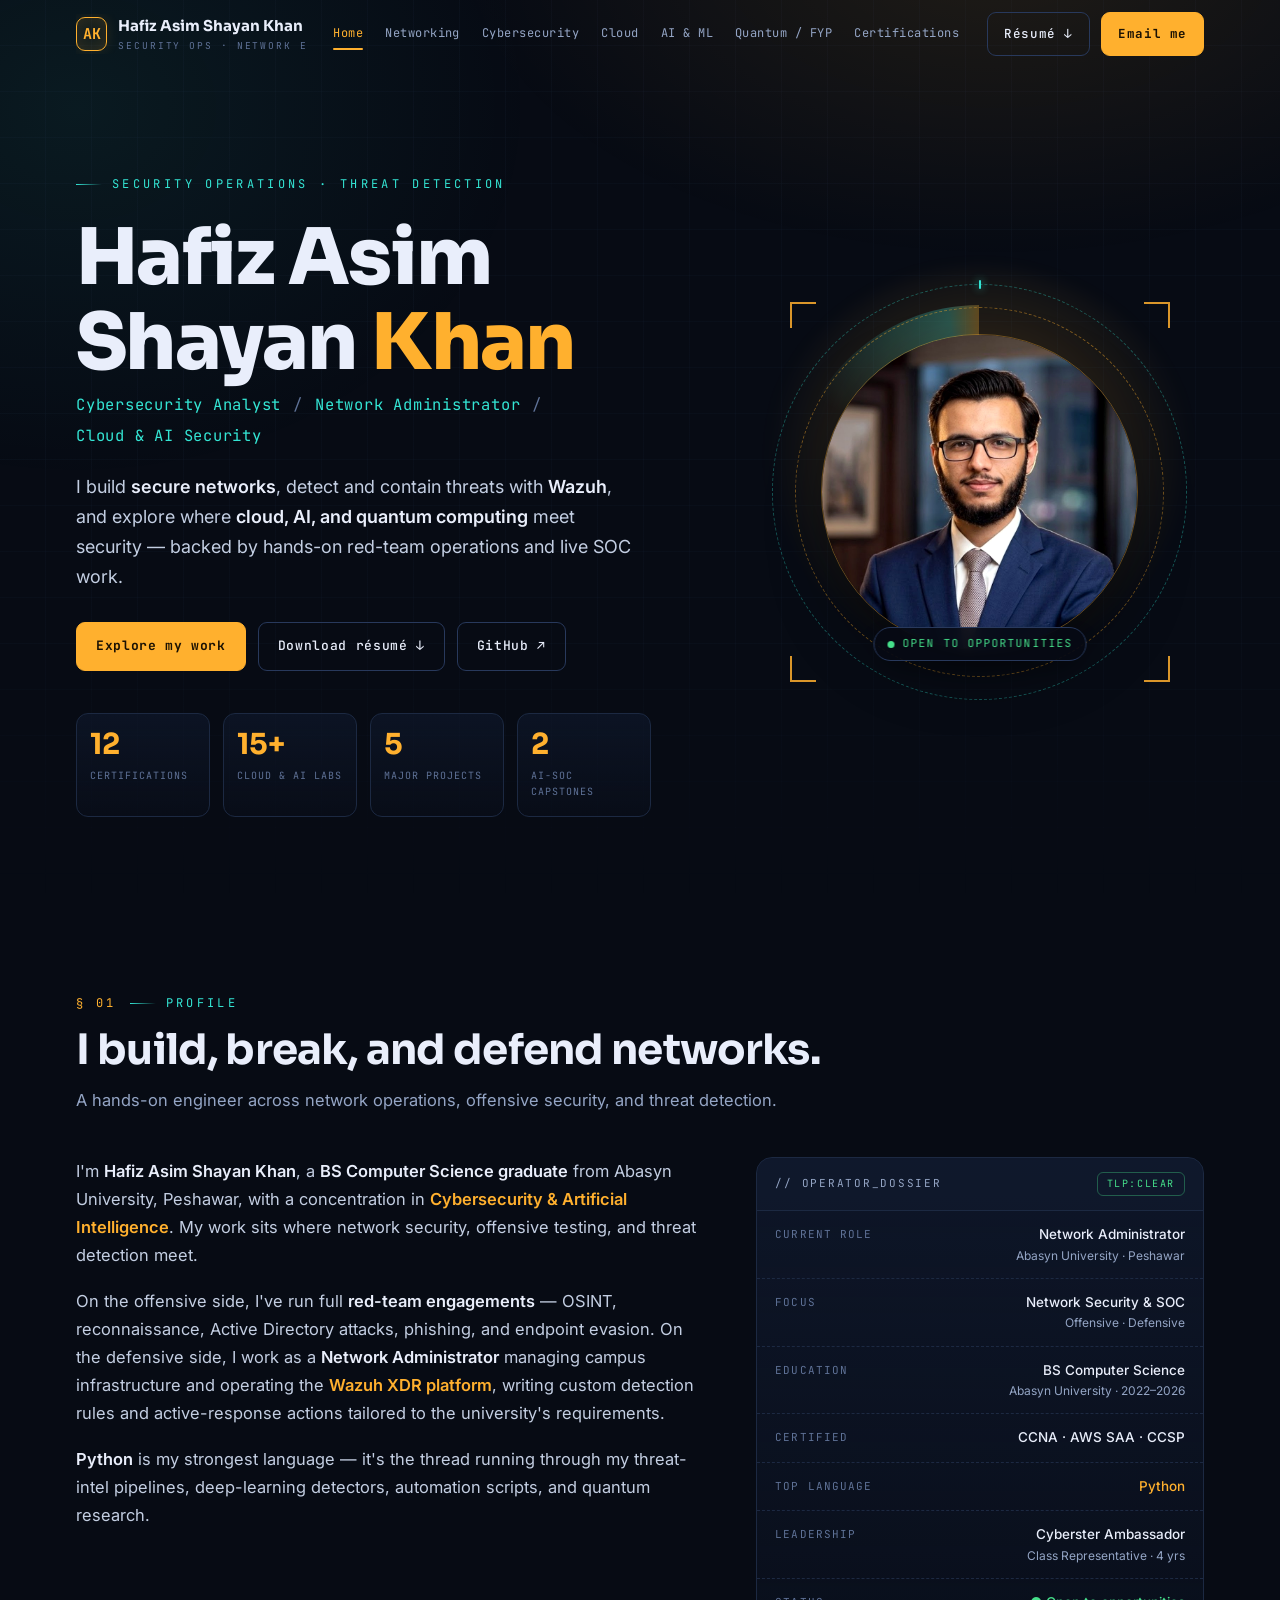
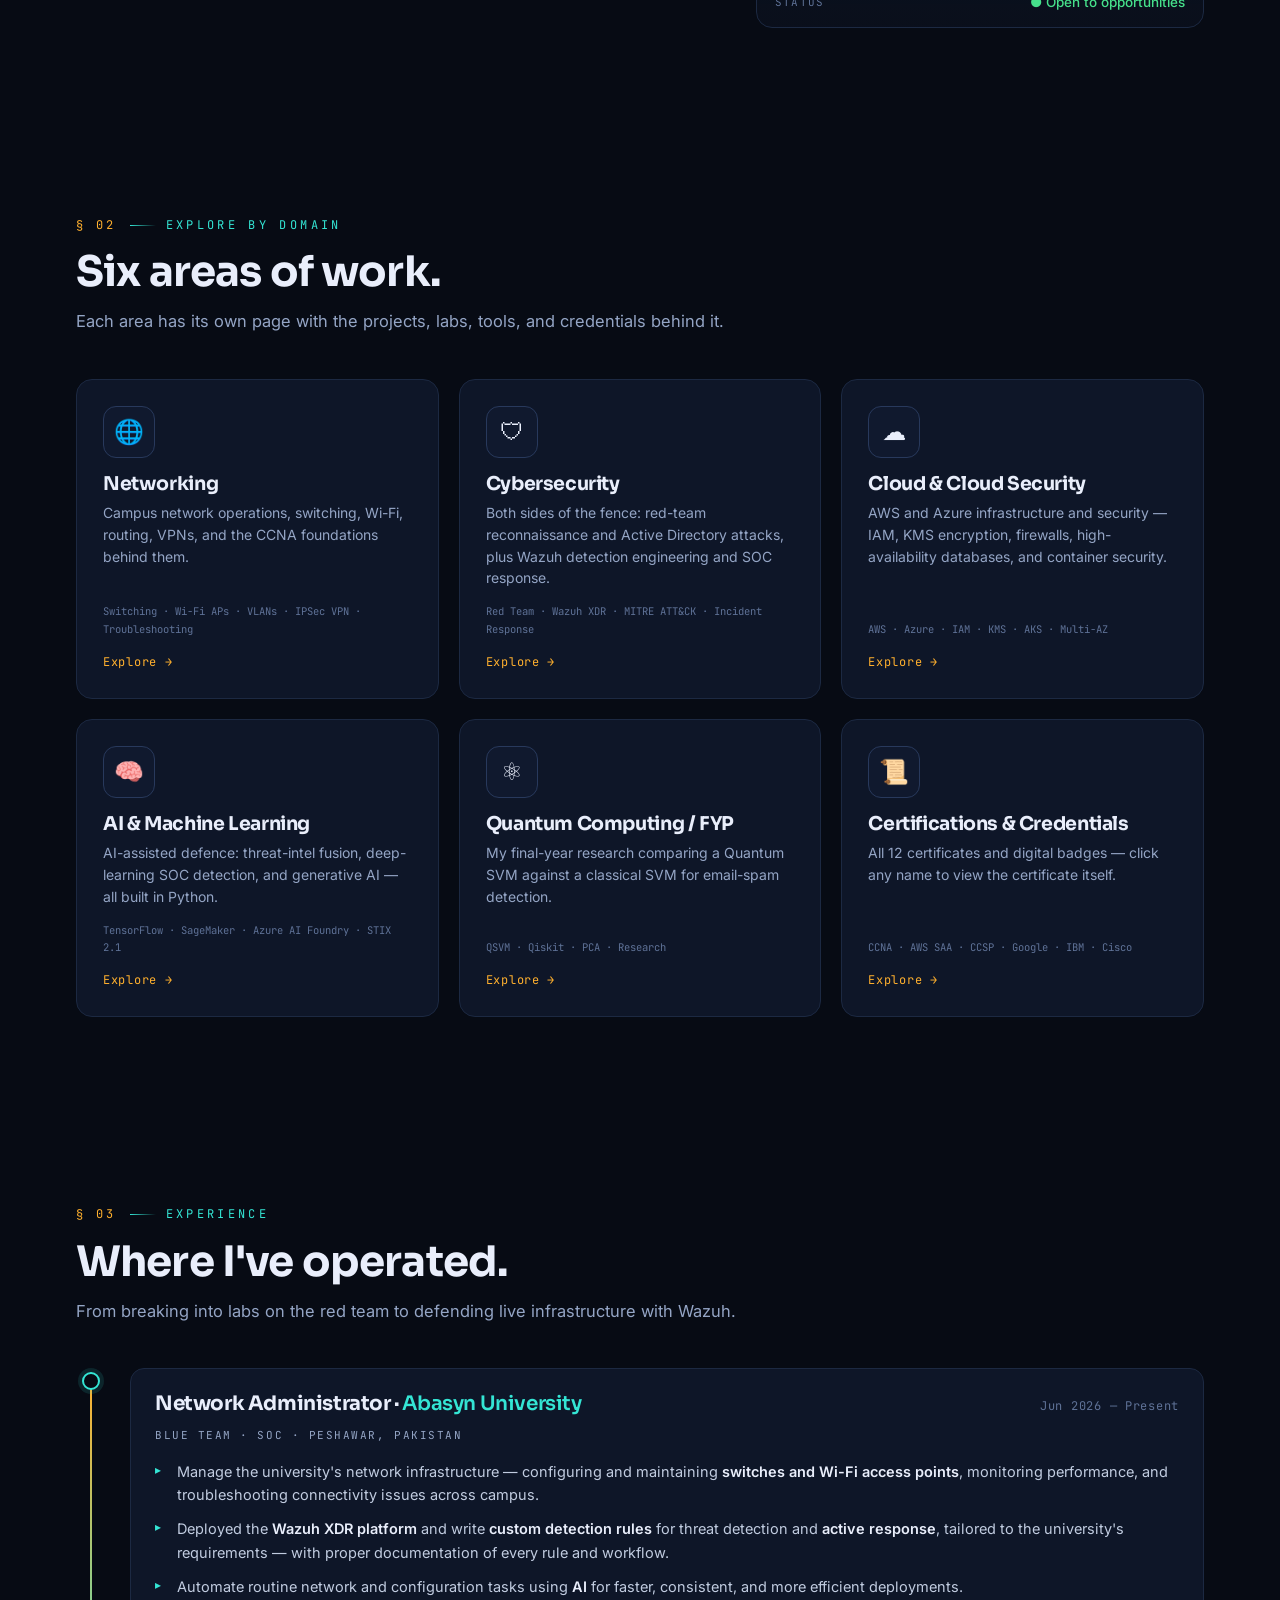
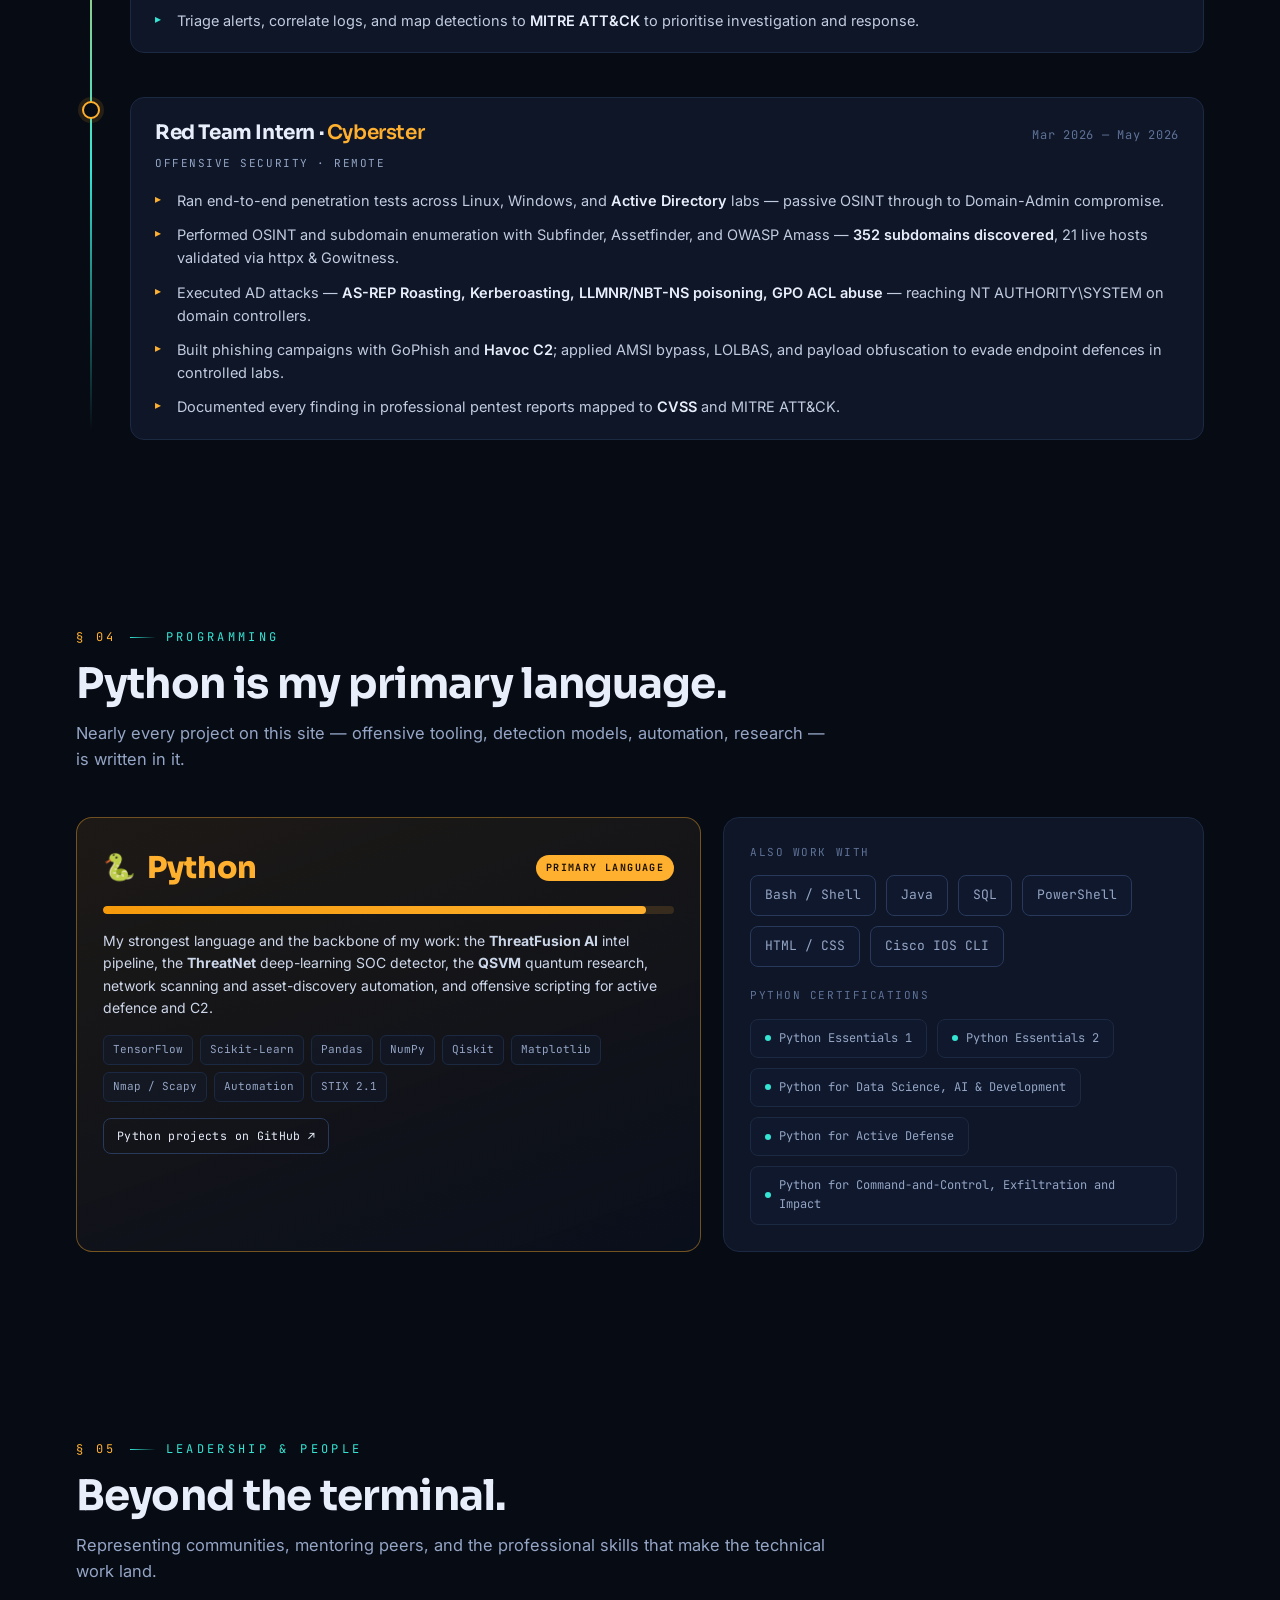
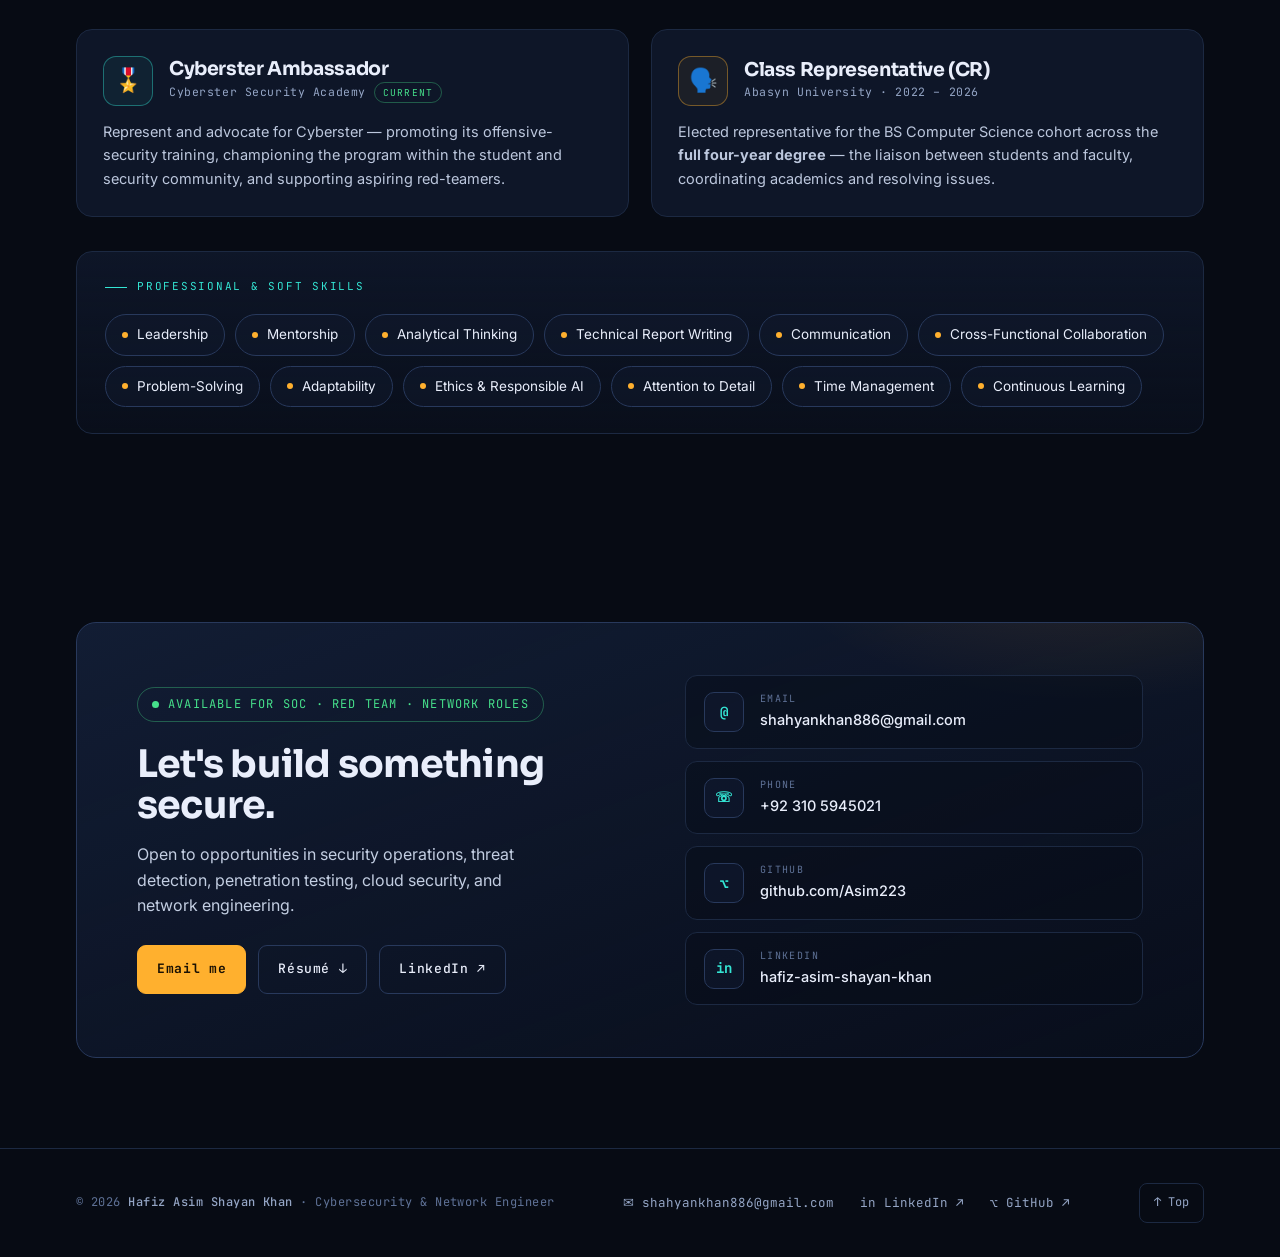
<file: index.html>
<!DOCTYPE html>
<html lang="en">
<head>
<meta charset="UTF-8">
<meta name="viewport" content="width=device-width, initial-scale=1.0">
<title>Hafiz Asim Shayan Khan — Cybersecurity Analyst · Network Administrator · Cloud &amp; AI Security</title>
<meta name="description" content="Hafiz Asim Shayan Khan — CCNA-certified Cybersecurity Analyst and Network Administrator. Red-team operations, Wazuh threat detection, cloud security, and AI/ML security research.">
<meta name="author" content="Hafiz Asim Shayan Khan">
<meta name="theme-color" content="#070b14">
<meta property="og:type" content="profile">
<meta property="og:title" content="Hafiz Asim Shayan Khan — Cybersecurity Analyst · Network Administrator · Cloud &amp; AI Security">
<meta property="og:description" content="Hafiz Asim Shayan Khan — CCNA-certified Cybersecurity Analyst and Network Administrator. Red-team operations, Wazuh threat detection, cloud security, and AI/ML security research.">
<meta property="og:image" content="assets/img/og-image.jpg">
<meta name="twitter:card" content="summary_large_image">
<meta name="twitter:title" content="Hafiz Asim Shayan Khan — Cybersecurity Analyst · Network Administrator · Cloud &amp; AI Security">
<meta name="twitter:description" content="Hafiz Asim Shayan Khan — CCNA-certified Cybersecurity Analyst and Network Administrator. Red-team operations, Wazuh threat detection, cloud security, and AI/ML security research.">
<link rel="preconnect" href="https://fonts.googleapis.com">
<link rel="preconnect" href="https://fonts.gstatic.com" crossorigin>
<link href="https://fonts.googleapis.com/css2?family=Sora:wght@400;500;600;700;800&family=Inter:wght@400;500;600&family=JetBrains+Mono:wght@400;500;700&display=swap" rel="stylesheet">
<link rel="stylesheet" href="assets/css/styles.css">
<script type="application/ld+json">
{"@context":"https://schema.org","@type":"Person","name":"Hafiz Asim Shayan Khan",
"jobTitle":"Cybersecurity Analyst & Network Administrator","email":"mailto:shahyankhan886@gmail.com",
"telephone":"+92-310-5945021",
"address":{"@type":"PostalAddress","addressLocality":"Peshawar","addressCountry":"Pakistan"},
"alumniOf":{"@type":"CollegeOrUniversity","name":"Abasyn University"},
"sameAs":["https://www.linkedin.com/in/hafiz-asim-shayan-khan-111a962a4/","https://github.com/Asim223"],
"knowsAbout":["Cybersecurity","Penetration Testing","Wazuh","SOC","Network Engineering",
"Cloud Security","AWS","Azure","Machine Learning","Quantum Computing","Python"]}
</script>
</head>
<body>
<a href="#main" class="skip">Skip to content</a>
<header class="nav" id="nav">
  <div class="wrap nav-inner">
    <a class="brand" href="index.html" aria-label="Hafiz Asim Shayan Khan — home">
      <span class="mark" aria-hidden="true">AK</span>
      <span class="who">Hafiz Asim Shayan Khan<small>Security Ops · Network Eng</small></span>
    </a>
    <nav class="nav-links" id="navlinks" aria-label="Primary">
      <span class="menu-label">Browse by category</span>
      <a href="index.html" class="active">Home</a>
      <a href="networking.html">Networking</a>
      <a href="cybersecurity.html">Cybersecurity</a>
      <a href="cloud.html">Cloud</a>
      <a href="ai-ml.html">AI &amp; ML</a>
      <a href="quantum.html">Quantum / FYP</a>
      <a href="certifications.html">Certifications</a>
      <div class="nav-mobile-actions">
        <a class="btn cyan" href="Hafiz_Asim_Shayan_Khan_Resume.pdf" download>Résumé ↓</a>
        <a class="btn solid" href="https://mail.google.com/mail/?view=cm&amp;fs=1&amp;to=shahyankhan886@gmail.com&amp;su=Opportunity%20for%20Hafiz%20Asim%20Shayan%20Khan" target="_blank" rel="noopener">Email me</a>
      </div>
    </nav>
    <div class="nav-cta">
      <a class="btn cyan" href="Hafiz_Asim_Shayan_Khan_Resume.pdf" download>Résumé ↓</a>
      <a class="btn solid" href="https://mail.google.com/mail/?view=cm&amp;fs=1&amp;to=shahyankhan886@gmail.com&amp;su=Opportunity%20for%20Hafiz%20Asim%20Shayan%20Khan" target="_blank" rel="noopener">Email me</a>
      <button class="burger" id="burger" aria-label="Toggle menu" aria-expanded="false"><span></span><span></span><span></span></button>
    </div>
  </div>
</header>
<main id="main">
<section class="hero" aria-label="Introduction">
  <div class="wrap hero-grid">
    <div class="hero-text">
      <div class="hero-kicker eyebrow">Security Operations · Threat Detection</div>
      <h1>Hafiz Asim<br>Shayan <span class="lock">Khan</span></h1>
      <p class="role-line">
        <span>Cybersecurity&nbsp;Analyst</span><span class="dot">/</span>
        <span>Network&nbsp;Administrator</span><span class="dot">/</span>
        <span>Cloud&nbsp;&amp;&nbsp;AI&nbsp;Security</span>
      </p>
      <p class="hero-lede">
        I build <b>secure networks</b>, detect and contain threats with <b>Wazuh</b>, and explore where
        <b>cloud, AI, and quantum computing</b> meet security — backed by hands-on red-team
        operations and live SOC work.
      </p>
      <div class="hero-cta">
        <a class="btn solid" href="#domains">Explore my work</a>
        <a class="btn cyan" href="Hafiz_Asim_Shayan_Khan_Resume.pdf" download>Download résumé ↓</a>
        <a class="btn" href="https://github.com/Asim223" target="_blank" rel="noopener">GitHub ↗</a>
      </div>
      <div class="stats">
        <div class="stat"><div class="n">12</div><div class="l">Certifications</div></div>
        <div class="stat"><div class="n">15+</div><div class="l">Cloud &amp; AI Labs</div></div>
        <div class="stat"><div class="n">5</div><div class="l">Major Projects</div></div>
        <div class="stat"><div class="n">2</div><div class="l">AI-SOC Capstones</div></div>
      </div>
    </div>
    <div class="portrait-col">
      <div class="portrait-wrap">
        <div class="portrait-glow" aria-hidden="true"></div>
        <div class="sweep" aria-hidden="true"></div>
        <div class="reticle" aria-hidden="true"><span class="tick"></span></div>
        <div class="reticle-2" aria-hidden="true"></div>
        <div class="brackets" aria-hidden="true"><i class="tl"></i><i class="tr"></i><i class="bl"></i><i class="br"></i></div>
        <div class="portrait"><img src="assets/img/profile.jpg" alt="Portrait of Hafiz Asim Shayan Khan" width="352" height="352"></div>
        <div class="p-chip"><span class="live" aria-hidden="true"></span>OPEN TO OPPORTUNITIES</div>
      </div>
    </div>
  </div>
</section>
<section id="about" aria-labelledby="about-h">
  <div class="wrap">
    <div class="sec-head reveal">
      <div class="sec-tag"><span class="sec-no">§ 01</span><span class="eyebrow">Profile</span></div>
      <h2 id="about-h">I build, break, and defend networks.</h2>
      <p>A hands-on engineer across network operations, offensive security, and threat detection.</p>
    </div>
    <div class="about-grid">
      <div class="about-body reveal">
        <p>I'm <b>Hafiz Asim Shayan Khan</b>, a <b>BS Computer Science graduate</b> from Abasyn University, Peshawar,
        with a concentration in <span class="hl">Cybersecurity &amp; Artificial Intelligence</span>.
        My work sits where network security, offensive testing, and threat detection meet.</p>
        <p>On the offensive side, I've run full <b>red-team engagements</b> — OSINT, reconnaissance,
        Active Directory attacks, phishing, and endpoint evasion. On the defensive side, I work as a
        <b>Network Administrator</b> managing campus infrastructure and operating the
        <span class="hl">Wazuh XDR platform</span>, writing custom detection rules and active-response
        actions tailored to the university's requirements.</p>
        <p><b>Python</b> is my strongest language — it's the thread running through my threat-intel
        pipelines, deep-learning detectors, automation scripts, and quantum research.</p>
      </div>
      <aside class="dossier reveal" aria-label="Profile summary">
        <div class="dh"><span>// operator_dossier</span><span class="tlp mono">TLP:CLEAR</span></div>
        <div class="drow"><span class="k">Current role</span><span class="v">Network Administrator<small>Abasyn University · Peshawar</small></span></div>
        <div class="drow"><span class="k">Focus</span><span class="v">Network Security &amp; SOC<small>Offensive · Defensive</small></span></div>
        <div class="drow"><span class="k">Education</span><span class="v">BS Computer Science<small>Abasyn University · 2022–2026</small></span></div>
        <div class="drow"><span class="k">Certified</span><span class="v">CCNA · AWS SAA · CCSP</span></div>
        <div class="drow"><span class="k">Top language</span><span class="v" style="color:var(--amber)">Python</span></div>
        <div class="drow"><span class="k">Leadership</span><span class="v">Cyberster Ambassador<small>Class Representative · 4 yrs</small></span></div>
        <div class="drow"><span class="k">Status</span><span class="v" style="color:var(--green)">● Open to opportunities</span></div>
      </aside>
    </div>
  </div>
</section>
<section id="domains" aria-labelledby="dom-h">
  <div class="wrap">
    <div class="sec-head reveal">
      <div class="sec-tag"><span class="sec-no">§ 02</span><span class="eyebrow">Explore by domain</span></div>
      <h2 id="dom-h">Six areas of work.</h2>
      <p>Each area has its own page with the projects, labs, tools, and credentials behind it.</p>
    </div>
    <div class="domain-grid">
      <a class="domain-card reveal" href="networking.html">
        <span class="dc-ico" aria-hidden="true">🌐</span>
        <h3>Networking</h3>
        <p>Campus network operations, switching, Wi-Fi, routing, VPNs, and the CCNA foundations behind them.</p>
        <div class="dc-tags">Switching · Wi-Fi APs · VLANs · IPSec VPN · Troubleshooting</div>
        <span class="go">Explore →</span>
      </a>
      <a class="domain-card reveal" href="cybersecurity.html">
        <span class="dc-ico" aria-hidden="true">🛡</span>
        <h3>Cybersecurity</h3>
        <p>Both sides of the fence: red-team reconnaissance and Active Directory attacks, plus Wazuh detection engineering and SOC response.</p>
        <div class="dc-tags">Red Team · Wazuh XDR · MITRE ATT&amp;CK · Incident Response</div>
        <span class="go">Explore →</span>
      </a>
      <a class="domain-card reveal" href="cloud.html">
        <span class="dc-ico" aria-hidden="true">☁</span>
        <h3>Cloud &amp; Cloud Security</h3>
        <p>AWS and Azure infrastructure and security — IAM, KMS encryption, firewalls, high-availability databases, and container security.</p>
        <div class="dc-tags">AWS · Azure · IAM · KMS · AKS · Multi-AZ</div>
        <span class="go">Explore →</span>
      </a>
      <a class="domain-card reveal" href="ai-ml.html">
        <span class="dc-ico" aria-hidden="true">🧠</span>
        <h3>AI &amp; Machine Learning</h3>
        <p>AI-assisted defence: threat-intel fusion, deep-learning SOC detection, and generative AI — all built in Python.</p>
        <div class="dc-tags">TensorFlow · SageMaker · Azure AI Foundry · STIX 2.1</div>
        <span class="go">Explore →</span>
      </a>
      <a class="domain-card reveal" href="quantum.html">
        <span class="dc-ico" aria-hidden="true">⚛</span>
        <h3>Quantum Computing / FYP</h3>
        <p>My final-year research comparing a Quantum SVM against a classical SVM for email-spam detection.</p>
        <div class="dc-tags">QSVM · Qiskit · PCA · Research</div>
        <span class="go">Explore →</span>
      </a>
      <a class="domain-card reveal" href="certifications.html">
        <span class="dc-ico" aria-hidden="true">📜</span>
        <h3>Certifications &amp; Credentials</h3>
        <p>All 12 certificates and digital badges — click any name to view the certificate itself.</p>
        <div class="dc-tags">CCNA · AWS SAA · CCSP · Google · IBM · Cisco</div>
        <span class="go">Explore →</span>
      </a>
    </div>
  </div>
</section>
<section id="experience" aria-labelledby="exp-h">
  <div class="wrap">
    <div class="sec-head reveal">
      <div class="sec-tag"><span class="sec-no">§ 03</span><span class="eyebrow">Experience</span></div>
      <h2 id="exp-h">Where I've operated.</h2>
      <p>From breaking into labs on the red team to defending live infrastructure with Wazuh.</p>
    </div>
    <div class="timeline">
      <article class="job blue reveal">
        <span class="node" aria-hidden="true"></span>
        <div class="job-card">
          <div class="job-top">
            <h3>Network Administrator · <span class="org">Abasyn University</span></h3>
            <span class="when">Jun 2026 — Present</span>
          </div>
          <span class="kind">Blue Team · SOC · Peshawar, Pakistan</span>
          <ul>
            <li>Manage the university's network infrastructure — configuring and maintaining <b>switches and Wi-Fi access points</b>, monitoring performance, and troubleshooting connectivity issues across campus.</li>
            <li>Deployed the <b>Wazuh XDR platform</b> and write <b>custom detection rules</b> for threat detection and <b>active response</b>, tailored to the university's requirements — with proper documentation of every rule and workflow.</li>
            <li>Automate routine network and configuration tasks using <b>AI</b> for faster, consistent, and more efficient deployments.</li>
            <li>Triage alerts, correlate logs, and map detections to <b>MITRE ATT&amp;CK</b> to prioritise investigation and response.</li>
          </ul>
        </div>
      </article>
      <article class="job reveal">
        <span class="node" aria-hidden="true"></span>
        <div class="job-card">
          <div class="job-top">
            <h3>Red Team Intern · <span class="org">Cyberster</span></h3>
            <span class="when">Mar 2026 — May 2026</span>
          </div>
          <span class="kind">Offensive Security · Remote</span>
          <ul>
            <li>Ran end-to-end penetration tests across Linux, Windows, and <b>Active Directory</b> labs — passive OSINT through to Domain-Admin compromise.</li>
            <li>Performed OSINT and subdomain enumeration with Subfinder, Assetfinder, and OWASP Amass — <b>352 subdomains discovered</b>, 21 live hosts validated via httpx &amp; Gowitness.</li>
            <li>Executed AD attacks — <b>AS-REP Roasting, Kerberoasting, LLMNR/NBT-NS poisoning, GPO ACL abuse</b> — reaching NT AUTHORITY\SYSTEM on domain controllers.</li>
            <li>Built phishing campaigns with GoPhish and <b>Havoc C2</b>; applied AMSI bypass, LOLBAS, and payload obfuscation to evade endpoint defences in controlled labs.</li>
            <li>Documented every finding in professional pentest reports mapped to <b>CVSS</b> and MITRE ATT&amp;CK.</li>
          </ul>
        </div>
      </article>
    </div>
  </div>
</section>
<section id="languages" aria-labelledby="lang-h">
  <div class="wrap">
    <div class="sec-head reveal">
      <div class="sec-tag"><span class="sec-no">§ 04</span><span class="eyebrow">Programming</span></div>
      <h2 id="lang-h">Python is my primary language.</h2>
      <p>Nearly every project on this site — offensive tooling, detection models, automation, research — is written in it.</p>
    </div>
    <div class="langs">
      <div class="lang-primary reveal">
        <div class="lp-top">
          <span class="lp-name"><span class="py" aria-hidden="true">🐍</span>Python</span>
          <span class="lp-tag">PRIMARY LANGUAGE</span>
        </div>
        <div class="lp-bar" aria-hidden="true"><span></span></div>
        <p>My strongest language and the backbone of my work: the <b>ThreatFusion AI</b> intel pipeline,
        the <b>ThreatNet</b> deep-learning SOC detector, the <b>QSVM</b> quantum research, network
        scanning and asset-discovery automation, and offensive scripting for active defence and C2.</p>
        <div class="chips">
          <span class="chip">TensorFlow</span><span class="chip">Scikit-Learn</span><span class="chip">Pandas</span>
          <span class="chip">NumPy</span><span class="chip">Qiskit</span><span class="chip">Matplotlib</span>
          <span class="chip">Nmap / Scapy</span><span class="chip">Automation</span><span class="chip">STIX 2.1</span>
        </div>
        <div class="proofs">
          <a class="proof git" href="https://github.com/Asim223" target="_blank" rel="noopener">Python projects on GitHub ↗</a>
        </div>
      </div>
      <div class="lang-others reveal">
        <div class="lo-t">Also work with</div>
        <div class="lang-list">
          <span class="lang">Bash / Shell</span>
          <span class="lang">Java</span>
          <span class="lang">SQL</span>
          <span class="lang">PowerShell</span>
          <span class="lang">HTML / CSS</span>
          <span class="lang">Cisco IOS CLI</span>
        </div>
        <div class="lo-t" style="margin-top:6px">Python certifications</div>
        <div class="relcerts"><a class="relcert" href="certifications.html#pye1"><span class="rc-d" aria-hidden="true"></span>Python Essentials 1</a><a class="relcert" href="certifications.html#pye2"><span class="rc-d" aria-hidden="true"></span>Python Essentials 2</a><a class="relcert" href="certifications.html#pyds"><span class="rc-d" aria-hidden="true"></span>Python for Data Science, AI &amp; Development</a><a class="relcert" href="certifications.html#pyactive"><span class="rc-d" aria-hidden="true"></span>Python for Active Defense</a><a class="relcert" href="certifications.html#pyc2"><span class="rc-d" aria-hidden="true"></span>Python for Command-and-Control, Exfiltration and Impact</a></div>
      </div>
    </div>
  </div>
</section>
<section id="leadership" aria-labelledby="lead-h">
  <div class="wrap">
    <div class="sec-head reveal">
      <div class="sec-tag"><span class="sec-no">§ 05</span><span class="eyebrow">Leadership &amp; People</span></div>
      <h2 id="lead-h">Beyond the terminal.</h2>
      <p>Representing communities, mentoring peers, and the professional skills that make the technical work land.</p>
    </div>
    <div class="lead-grid">
      <article class="leadcard cy reveal">
        <div class="lead-top">
          <span class="lead-ico" aria-hidden="true">🎖️</span>
          <div><h3>Cyberster Ambassador</h3>
          <div class="sub">Cyberster Security Academy <span class="now">CURRENT</span></div></div>
        </div>
        <p>Represent and advocate for Cyberster — promoting its offensive-security training, championing
        the program within the student and security community, and supporting aspiring red-teamers.</p>
      </article>
      <article class="leadcard reveal">
        <div class="lead-top">
          <span class="lead-ico" aria-hidden="true">🗣️</span>
          <div><h3>Class Representative (CR)</h3>
          <div class="sub">Abasyn University · 2022 – 2026</div></div>
        </div>
        <p>Elected representative for the BS Computer Science cohort across the <b>full four-year degree</b> —
        the liaison between students and faculty, coordinating academics and resolving issues.</p>
      </article>
    </div>
    <div class="soft-wrap reveal">
      <div class="st">Professional &amp; Soft Skills</div>
      <div class="softskills">
        <span class="soft"><span class="d" aria-hidden="true"></span>Leadership</span>
        <span class="soft"><span class="d" aria-hidden="true"></span>Mentorship</span>
        <span class="soft"><span class="d" aria-hidden="true"></span>Analytical Thinking</span>
        <span class="soft"><span class="d" aria-hidden="true"></span>Technical Report Writing</span>
        <span class="soft"><span class="d" aria-hidden="true"></span>Communication</span>
        <span class="soft"><span class="d" aria-hidden="true"></span>Cross-Functional Collaboration</span>
        <span class="soft"><span class="d" aria-hidden="true"></span>Problem-Solving</span>
        <span class="soft"><span class="d" aria-hidden="true"></span>Adaptability</span>
        <span class="soft"><span class="d" aria-hidden="true"></span>Ethics &amp; Responsible AI</span>
        <span class="soft"><span class="d" aria-hidden="true"></span>Attention to Detail</span>
        <span class="soft"><span class="d" aria-hidden="true"></span>Time Management</span>
        <span class="soft"><span class="d" aria-hidden="true"></span>Continuous Learning</span>
      </div>
    </div>
  </div>
</section>
<section id="contact" aria-labelledby="cta-h">
  <div class="wrap">
    <div class="contact-box reveal">
      <div class="contact-inner">
        <div>
          <div class="avail"><span class="live" aria-hidden="true"></span>AVAILABLE FOR SOC · RED TEAM · NETWORK ROLES</div>
          <h2 id="cta-h">Let's build something secure.</h2>
          <p>Open to opportunities in security operations, threat detection, penetration testing, cloud security, and network engineering.</p>
          <div class="hero-cta" style="margin-bottom:0">
            <a class="btn solid" href="https://mail.google.com/mail/?view=cm&amp;fs=1&amp;to=shahyankhan886@gmail.com&amp;su=Opportunity%20for%20Hafiz%20Asim%20Shayan%20Khan" target="_blank" rel="noopener">Email me</a>
            <a class="btn cyan" href="Hafiz_Asim_Shayan_Khan_Resume.pdf" download>Résumé ↓</a>
            <a class="btn" href="https://www.linkedin.com/in/hafiz-asim-shayan-khan-111a962a4/" target="_blank" rel="noopener">LinkedIn ↗</a>
          </div>
        </div>
        <div class="clist">
          <a class="crow" href="https://mail.google.com/mail/?view=cm&amp;fs=1&amp;to=shahyankhan886@gmail.com&amp;su=Opportunity%20for%20Hafiz%20Asim%20Shayan%20Khan" target="_blank" rel="noopener"><span class="ci" aria-hidden="true">@</span><span class="cv"><small>Email</small><span>shahyankhan886@gmail.com</span></span></a>
          <a class="crow" href="tel:+923105945021"><span class="ci" aria-hidden="true">☏</span><span class="cv"><small>Phone</small><span>+92 310 5945021</span></span></a>
          <a class="crow" href="https://github.com/Asim223" target="_blank" rel="noopener"><span class="ci" aria-hidden="true">⌥</span><span class="cv"><small>GitHub</small><span>github.com/Asim223</span></span></a>
          <a class="crow" href="https://www.linkedin.com/in/hafiz-asim-shayan-khan-111a962a4/" target="_blank" rel="noopener"><span class="ci" aria-hidden="true">in</span><span class="cv"><small>LinkedIn</small><span>hafiz-asim-shayan-khan</span></span></a>
        </div>
      </div>
    </div>
  </div>
</section>
</main>
<footer>
  <div class="wrap">
    <div class="foot-inner">
      <div class="fb">© 2026 <b>Hafiz Asim Shayan Khan</b> · Cybersecurity &amp; Network Engineer</div>
      <div class="footer-contact">
        <a href="https://mail.google.com/mail/?view=cm&amp;fs=1&amp;to=shahyankhan886@gmail.com&amp;su=Opportunity%20for%20Hafiz%20Asim%20Shayan%20Khan" target="_blank" rel="noopener">✉ shahyankhan886@gmail.com</a>
        <a href="https://www.linkedin.com/in/hafiz-asim-shayan-khan-111a962a4/" target="_blank" rel="noopener">in LinkedIn ↗</a>
        <a href="https://github.com/Asim223" target="_blank" rel="noopener">⌥ GitHub ↗</a>
      </div>
      <a class="top-link" href="#main">↑ Top</a>
    </div>
  </div>
</footer>

<script src="assets/js/app.js"></script>
</body>
</html>
</file>
<file: assets/css/styles.css>
:root{
  --ink:#070b14; --ink-2:#0a1020; --panel:#0e1628; --panel-2:#121d34;
  --line:#1c2942; --line-2:#28395c;
  --text:#e9eefb; --muted:#94a5c5; --faint:#5f7297;
  --amber:#ffb02e; --amber-deep:#f59a0b;
  --cyan:#34e5d4; --cyan-deep:#1fc7b7;
  --red:#ff5d68; --green:#46e08b; --violet:#a889ff; --blue:#7fb0ff;
  --aws:#ff9900; --azure:#3aa0ff;
  --maxw:1180px;
  --ease:cubic-bezier(.2,.7,.2,1);
}
*{box-sizing:border-box}
html{scroll-behavior:smooth}
body{
  margin:0; background:var(--ink); color:var(--text);
  font-family:"Inter",system-ui,sans-serif; font-size:16px; line-height:1.6;
  -webkit-font-smoothing:antialiased; overflow-x:hidden;
}
body::before{
  content:""; position:fixed; top:0;right:0;bottom:0;left:0; z-index:0; pointer-events:none;
  background:
    radial-gradient(900px 520px at 78% -6%, rgba(255,176,46,.10), transparent 60%),
    radial-gradient(760px 620px at 6% 12%, rgba(52,229,212,.07), transparent 60%),
    linear-gradient(transparent 0, transparent calc(100% - 1px), rgba(40,57,92,.16) 100%) 0 0/100% 46px,
    linear-gradient(90deg, transparent 0, transparent calc(100% - 1px), rgba(40,57,92,.16) 100%) 0 0/46px 100%;
  mask:linear-gradient(180deg,#000 0,#000 70%,transparent 100%);
}
a{color:inherit;text-decoration:none}
img{max-width:100%;display:block}
h1,h2,h3,h4{font-family:"Sora",sans-serif;font-weight:700;line-height:1.08;margin:0;letter-spacing:-.02em}
.mono{font-family:"JetBrains Mono",monospace}
.wrap{max-width:var(--maxw);margin:0 auto;padding:0 26px;position:relative;z-index:1}
.skip{position:absolute;left:-999px;top:0;background:var(--amber);color:#1a1103;padding:10px 16px;border-radius:8px;font-family:"JetBrains Mono";font-size:13px;z-index:200}
.skip:focus{left:12px;top:12px}

.eyebrow{font-family:"JetBrains Mono",monospace;font-size:12px;letter-spacing:.28em;text-transform:uppercase;color:var(--cyan);display:inline-flex;align-items:center;gap:10px}
.eyebrow::before{content:"";width:26px;height:1px;background:linear-gradient(90deg,var(--cyan),transparent)}
.sec-no{font-family:"JetBrains Mono",monospace;color:var(--amber);font-size:12px;letter-spacing:.24em}

/* nav */
header.nav{position:fixed;top:0;left:0;right:0;z-index:50;transition:background .4s var(--ease),border-color .4s var(--ease);border-bottom:1px solid transparent}
header.nav.scrolled{background:rgba(7,11,20,.82);backdrop-filter:blur(14px) saturate(140%);border-bottom:1px solid var(--line)}
.nav-inner{display:flex;align-items:center;justify-content:space-between;height:68px;gap:18px}
.brand{display:flex;align-items:center;gap:11px;font-family:"Sora";font-weight:700;flex:0 1 auto;min-width:0;overflow:hidden}
.brand .mark{width:34px;height:34px;border:1.5px solid var(--amber);border-radius:9px;display:grid;place-items:center;font-family:"JetBrains Mono";font-weight:700;font-size:15px;color:var(--amber);box-shadow:0 0 22px rgba(255,176,46,.18) inset,0 0 14px rgba(255,176,46,.12)}
.brand .who{font-size:15px;white-space:nowrap;min-width:0;overflow:hidden;text-overflow:ellipsis}
.brand .who small{display:block;font-family:"JetBrains Mono";font-weight:400;font-size:9.5px;letter-spacing:.2em;color:var(--faint);text-transform:uppercase}
.nav-links{display:flex;align-items:center;gap:2px}
.nav-links a{font-family:"JetBrains Mono";font-size:12px;letter-spacing:.04em;color:var(--muted);padding:9px 10px;border-radius:8px;transition:color .2s,background .2s;position:relative;white-space:nowrap}
.nav-links a:hover{color:var(--text)}
.nav-links a.active{color:var(--amber)}
.nav-links a.active::after{content:"";position:absolute;left:10px;right:10px;bottom:3px;height:1.5px;background:var(--amber);border-radius:2px}
.btn{font-family:"JetBrains Mono";font-size:12.5px;font-weight:500;letter-spacing:.05em;display:inline-flex;align-items:center;gap:9px;padding:11px 16px;border-radius:9px;cursor:pointer;border:1px solid var(--line-2);color:var(--text);background:transparent;transition:all .22s var(--ease)}
.btn:hover{border-color:var(--amber);color:var(--amber);transform:translateY(-1px)}
.btn.solid{background:var(--amber);color:#1a1103;border-color:var(--amber);font-weight:700}
.btn.solid:hover{background:#ffbe4d;box-shadow:0 10px 30px -10px rgba(255,176,46,.5);color:#1a1103}
.btn.cyan:hover{border-color:var(--cyan);color:var(--cyan)}
.nav-cta{display:flex;align-items:center;gap:11px;flex:none}
.burger{display:none;flex-direction:column;gap:5px;background:none;border:0;cursor:pointer;padding:9px;flex:none;z-index:60}
.burger span{width:24px;height:2px;background:var(--text);border-radius:2px;transition:.3s}

/* sections */
main{position:relative;z-index:1}
section{padding:94px 0;position:relative}
.sec-head{display:flex;flex-direction:column;gap:14px;margin-bottom:44px;max-width:760px}
.sec-head h2{font-size:clamp(28px,4.4vw,42px)}
.sec-head p{color:var(--muted);margin:0;font-size:16.5px}
.sec-tag{display:flex;align-items:center;gap:14px;flex-wrap:wrap}

/* hero */
.hero{padding-top:150px;padding-bottom:66px;min-height:100vh;display:flex;align-items:center}
.hero-grid{display:grid;grid-template-columns:1.25fr .9fr;gap:56px;align-items:center;width:100%}
.hero-kicker{margin-bottom:22px}
.hero h1{font-size:clamp(40px,7vw,78px);font-weight:800;margin:0 0 8px}
.hero h1 .lock{color:var(--amber)}
.role-line{font-family:"JetBrains Mono";font-size:clamp(12.5px,1.7vw,15.5px);letter-spacing:.05em;color:var(--cyan);margin:2px 0 24px;display:flex;flex-wrap:wrap;gap:6px 12px}
.role-line .dot{color:var(--faint)}
.hero-lede{font-size:clamp(16px,2vw,18px);color:#c3cee2;max-width:565px;margin:0 0 30px;line-height:1.66}
.hero-lede b{color:var(--text);font-weight:600}
.hero-cta{display:flex;flex-wrap:wrap;gap:12px;margin-bottom:42px}
.hero-cta .btn{padding:13px 19px;font-size:13px}
.stats{display:grid;grid-template-columns:repeat(4,1fr);gap:13px;max-width:575px}
.stat{border:1px solid var(--line);border-radius:12px;padding:16px 13px;background:linear-gradient(180deg,rgba(18,29,52,.5),rgba(14,22,40,.2))}
.stat .n{font-family:"Sora";font-weight:700;font-size:clamp(21px,3vw,29px);color:var(--amber);line-height:1}
.stat .l{font-family:"JetBrains Mono";font-size:10px;letter-spacing:.1em;text-transform:uppercase;color:var(--faint);margin-top:9px}

.portrait-col{display:flex;justify-content:center}
.portrait-wrap{position:relative;width:320px;height:320px;width:clamp(250px,32vw,352px);height:clamp(250px,32vw,352px);aspect-ratio:1}
.portrait-glow{position:absolute;top:-14%;right:-14%;bottom:-14%;left:-14%;border-radius:50%;background:radial-gradient(circle at 50% 42%,rgba(255,176,46,.28),transparent 62%);filter:blur(8px)}
.sweep{position:absolute;top:-3%;right:-3%;bottom:-3%;left:-3%;border-radius:50%;overflow:hidden;opacity:.5;mix-blend-mode:screen}
.sweep::before{content:"";position:absolute;top:-30%;right:-30%;bottom:-30%;left:-30%;background:conic-gradient(from 0deg,transparent 0deg,rgba(52,229,212,0) 300deg,rgba(52,229,212,.55) 350deg,rgba(255,176,46,.6) 360deg);animation:spin 7s linear infinite}
.reticle{position:absolute;top:-9%;right:-9%;bottom:-9%;left:-9%;border-radius:50%;border:1.4px dashed rgba(52,229,212,.34);animation:spin 26s linear infinite}
.reticle-2{position:absolute;top:-2.5%;right:-2.5%;bottom:-2.5%;left:-2.5%;border-radius:50%;border:1.2px dashed rgba(255,176,46,.42);animation:spin 34s linear infinite reverse}
.reticle .tick{position:absolute;width:2px;height:9px;background:var(--cyan);left:50%;top:-5px;transform:translateX(-50%);border-radius:2px;box-shadow:0 0 8px var(--cyan)}
.brackets i{position:absolute;width:26px;height:26px;border:2px solid var(--amber);opacity:.85}
.brackets i.tl{top:-4%;left:-4%;border-right:0;border-bottom:0}
.brackets i.tr{top:-4%;right:-4%;border-left:0;border-bottom:0}
.brackets i.bl{bottom:-4%;left:-4%;border-right:0;border-top:0}
.brackets i.br{bottom:-4%;right:-4%;border-left:0;border-top:0}
.portrait{position:absolute;top:5%;right:5%;bottom:5%;left:5%;border-radius:50%;border:1px solid rgba(255,176,46,.35);overflow:hidden;box-shadow:0 30px 70px -25px rgba(0,0,0,.8),inset 0 0 60px rgba(7,11,20,.5)}
.portrait img{width:100%;height:100%;object-fit:cover;filter:saturate(1.03) contrast(1.02)}
.p-chip{position:absolute;bottom:2%;left:50%;transform:translateX(-50%);font-family:"JetBrains Mono";font-size:11px;letter-spacing:.1em;white-space:nowrap;background:rgba(7,11,20,.9);border:1px solid var(--line-2);color:var(--green);padding:7px 13px;border-radius:20px;display:flex;align-items:center;gap:8px;backdrop-filter:blur(6px);box-shadow:0 10px 26px -12px rgba(0,0,0,.7)}
.p-chip .live{width:7px;height:7px;border-radius:50%;background:var(--green);animation:pulse 2s infinite}
@keyframes spin{to{transform:rotate(360deg)}}
@keyframes pulse{0%{box-shadow:0 0 0 0 rgba(70,224,139,.55)}70%{box-shadow:0 0 0 8px rgba(70,224,139,0)}100%{box-shadow:0 0 0 0 rgba(70,224,139,0)}}

/* about */
.about-grid{display:grid;grid-template-columns:1.35fr .95fr;gap:44px;align-items:start}
.about-body p{color:#c3cee2;font-size:16.5px;margin:0 0 18px;line-height:1.7}
.about-body p b{color:var(--text);font-weight:600}
.about-body .hl{color:var(--amber);font-weight:600}
.dossier{border:1px solid var(--line);border-radius:16px;background:linear-gradient(180deg,var(--panel),rgba(14,22,40,.4));overflow:hidden}
.dossier .dh{display:flex;align-items:center;justify-content:space-between;padding:14px 18px;border-bottom:1px solid var(--line);background:rgba(18,29,52,.4)}
.dossier .dh span{font-family:"JetBrains Mono";font-size:11px;letter-spacing:.16em;color:var(--muted);text-transform:uppercase}
.dossier .dh .tlp{color:var(--green);border:1px solid rgba(70,224,139,.35);padding:3px 9px;border-radius:6px;font-size:10px}
.drow{display:flex;justify-content:space-between;gap:16px;padding:13px 18px;border-bottom:1px dashed var(--line);font-size:13.5px}
.drow:last-child{border-bottom:0}
.drow .k{font-family:"JetBrains Mono";font-size:11px;letter-spacing:.1em;color:var(--faint);text-transform:uppercase;white-space:nowrap;padding-top:2px}
.drow .v{text-align:right;color:var(--text);font-weight:500}
.drow .v small{display:block;color:var(--muted);font-weight:400;font-size:12px}

/* experience */
.timeline{position:relative;margin-top:8px}
.timeline::before{content:"";position:absolute;left:14px;top:8px;bottom:8px;width:2px;background:linear-gradient(180deg,var(--amber),var(--cyan) 60%,transparent)}
.job{position:relative;padding:0 0 44px 54px}
.job:last-child{padding-bottom:0}
.job .node{position:absolute;left:6px;top:4px;width:18px;height:18px;border-radius:50%;background:var(--ink);border:2px solid var(--amber);box-shadow:0 0 0 4px rgba(255,176,46,.12)}
.job.blue .node{border-color:var(--cyan);box-shadow:0 0 0 4px rgba(52,229,212,.12)}
.job-card{border:1px solid var(--line);border-radius:14px;padding:24px 24px 20px;background:var(--panel);transition:border-color .25s,transform .25s}
.job-card:hover{border-color:var(--line-2);transform:translateX(3px)}
.job-top{display:flex;flex-wrap:wrap;justify-content:space-between;gap:8px 20px;align-items:baseline;margin-bottom:4px}
.job-top h3{font-size:20px}
.job .org{color:var(--amber);font-weight:600}
.job.blue .org{color:var(--cyan)}
.job .when{font-family:"JetBrains Mono";font-size:12px;letter-spacing:.06em;color:var(--faint);white-space:nowrap}
.job .kind{font-family:"JetBrains Mono";font-size:11px;letter-spacing:.14em;text-transform:uppercase;color:var(--muted);margin-bottom:16px;display:inline-block}
.job ul{margin:0;padding:0;list-style:none;display:flex;flex-direction:column;gap:11px}
.job li{position:relative;padding-left:22px;color:#c1cce0;font-size:14.5px;line-height:1.6}
.job li::before{content:"▸";position:absolute;left:0;top:0;color:var(--amber);font-size:12px}
.job.blue li::before{color:var(--cyan)}
.job li b{color:var(--text);font-weight:600}

/* project + lab cards shared */
.chips{display:flex;flex-wrap:wrap;gap:7px}
.chip{font-family:"JetBrains Mono";font-size:11px;color:var(--muted);border:1px solid var(--line);border-radius:6px;padding:5px 9px;background:rgba(18,29,52,.4)}
.chip:hover{border-color:var(--cyan);color:var(--cyan)}
.feat-grid{display:grid;grid-template-columns:1fr 1fr;gap:22px;margin-bottom:22px}
.pcard{border:1px solid var(--line);border-radius:16px;background:var(--panel);padding:26px;position:relative;overflow:hidden;transition:border-color .28s var(--ease),transform .28s var(--ease),box-shadow .28s}
.pcard::after{content:"";position:absolute;top:0;right:0;bottom:0;left:0;pointer-events:none;background:radial-gradient(420px 200px at 100% 0,rgba(255,176,46,.07),transparent 60%);opacity:0;transition:opacity .3s}
.pcard:hover{border-color:var(--amber);transform:translateY(-4px);box-shadow:0 24px 50px -28px rgba(0,0,0,.8)}
.pcard:hover::after{opacity:1}
.pcard.feat{border-color:var(--line-2)}
.ptag{font-family:"JetBrains Mono";font-size:10.5px;letter-spacing:.14em;text-transform:uppercase;color:var(--cyan);margin-bottom:14px;display:inline-flex;align-items:center;gap:8px}
.ptag .idx{color:var(--faint)}
.pcard h3{font-size:22px;margin-bottom:12px}
.pcard.feat h3{font-size:25px}
.pdesc{color:#b7c3da;font-size:14.5px;line-height:1.62;margin:0 0 16px}
.pfind{border-left:2px solid var(--amber);padding:11px 0 11px 15px;margin:0 0 18px;background:linear-gradient(90deg,rgba(255,176,46,.06),transparent);border-radius:0 8px 8px 0;font-size:13.5px;color:#cdd7ea}
.pfind b{color:var(--amber);font-family:"JetBrains Mono";font-size:11px;letter-spacing:.1em;text-transform:uppercase;display:block;margin-bottom:5px}
.pmetric{display:flex;flex-wrap:wrap;gap:8px 18px;margin:0 0 18px;padding:14px 16px;border:1px dashed var(--line-2);border-radius:10px;background:rgba(10,16,32,.5)}
.pmetric div{display:flex;flex-direction:column}
.pmetric .mn{font-family:"Sora";font-weight:700;color:var(--amber);font-size:18px;line-height:1}
.pmetric .ml{font-family:"JetBrains Mono";font-size:9.5px;letter-spacing:.1em;text-transform:uppercase;color:var(--faint);margin-top:5px}
.grid-3{display:grid;grid-template-columns:repeat(3,1fr);gap:22px}

/* labs */
.lab-grid{display:grid;grid-template-columns:1fr 1fr;gap:22px}
.labcard{border:1px solid var(--line);border-radius:16px;background:var(--panel);padding:26px;position:relative;overflow:hidden;transition:border-color .28s,transform .28s,box-shadow .28s}
.labcard:hover{border-color:var(--line-2);transform:translateY(-3px);box-shadow:0 22px 46px -28px rgba(0,0,0,.8)}
.lab-top{display:flex;align-items:center;justify-content:space-between;gap:14px;margin-bottom:16px}
.lab-top h3{font-size:20px}
.lab-ico{width:44px;height:44px;flex:none;border-radius:11px;display:grid;place-items:center;font-size:20px;border:1px solid var(--line-2);background:rgba(18,29,52,.5)}
.provider{font-family:"JetBrains Mono";font-size:10px;font-weight:700;letter-spacing:.14em;text-transform:uppercase;padding:5px 10px;border-radius:20px;white-space:nowrap}
.provider.aws{color:var(--aws);border:1px solid rgba(255,153,0,.4);background:rgba(255,153,0,.07)}
.provider.azure{color:var(--azure);border:1px solid rgba(58,160,255,.4);background:rgba(58,160,255,.07)}
.labcard p{color:#b7c3da;font-size:14.5px;line-height:1.62;margin:0 0 16px}
.labcard.aws .lab-ico{color:var(--aws);border-color:rgba(255,153,0,.4)}
.labcard.azure .lab-ico{color:var(--azure);border-color:rgba(58,160,255,.4)}

/* skills */
.skill-grid{display:grid;grid-template-columns:repeat(3,1fr);gap:20px}
.skillcard{border:1px solid var(--line);border-radius:14px;padding:22px;background:var(--panel);transition:border-color .25s}
.skillcard:hover{border-color:var(--line-2)}
.skillcard .sh{display:flex;align-items:center;gap:12px;margin-bottom:16px}
.skillcard .sh .ico{width:38px;height:38px;border-radius:10px;display:grid;place-items:center;font-size:17px;border:1px solid var(--line-2);background:rgba(18,29,52,.5)}
.skillcard.a .sh .ico{color:var(--red);border-color:rgba(255,93,104,.4)}
.skillcard.d .sh .ico{color:var(--green);border-color:rgba(70,224,139,.4)}
.skillcard.n .sh .ico{color:var(--cyan);border-color:rgba(52,229,212,.4)}
.skillcard.c .sh .ico{color:var(--amber);border-color:rgba(255,176,46,.4)}
.skillcard.m .sh .ico{color:var(--violet);border-color:rgba(168,137,255,.4)}
.skillcard.s .sh .ico{color:var(--blue);border-color:rgba(127,176,255,.4)}
.skillcard .sh h3{font-size:15.5px}
.skillcard .sh small{font-family:"JetBrains Mono";font-size:10px;letter-spacing:.12em;text-transform:uppercase;color:var(--faint);display:block;margin-top:2px}

/* leadership */
.lead-grid{display:grid;grid-template-columns:1fr 1fr;gap:22px;margin-bottom:34px}
.leadcard{border:1px solid var(--line);border-radius:16px;background:var(--panel);padding:26px;position:relative;overflow:hidden;transition:border-color .25s,transform .25s}
.leadcard:hover{border-color:var(--amber);transform:translateY(-3px)}
.lead-top{display:flex;align-items:center;gap:16px;margin-bottom:14px}
.lead-ico{width:50px;height:50px;flex:none;border-radius:13px;display:grid;place-items:center;font-size:23px;color:var(--amber);border:1px solid rgba(255,176,46,.4);background:rgba(255,176,46,.06)}
.leadcard.cy .lead-ico{color:var(--cyan);border-color:rgba(52,229,212,.4);background:rgba(52,229,212,.06)}
.lead-top h3{font-size:19px}
.lead-top .sub{font-family:"JetBrains Mono";font-size:11.5px;letter-spacing:.05em;color:var(--muted);margin-top:3px;display:flex;align-items:center;gap:8px;flex-wrap:wrap}
.lead-top .now{color:var(--green);border:1px solid rgba(70,224,139,.35);border-radius:20px;padding:2px 8px;font-size:9.5px;letter-spacing:.12em}
.leadcard p{color:#bcc7dd;font-size:14.5px;line-height:1.62;margin:0}
.soft-wrap{border:1px solid var(--line);border-radius:16px;background:linear-gradient(180deg,var(--panel),rgba(14,22,40,.35));padding:26px 28px}
.soft-wrap .st{font-family:"JetBrains Mono";font-size:11px;letter-spacing:.16em;text-transform:uppercase;color:var(--cyan);margin-bottom:18px;display:flex;align-items:center;gap:10px}
.soft-wrap .st::before{content:"";width:22px;height:1px;background:var(--cyan)}
.softskills{display:flex;flex-wrap:wrap;gap:10px}
.soft{font-family:"Inter";font-size:13.5px;color:var(--text);border:1px solid var(--line-2);border-radius:30px;padding:9px 16px;background:rgba(18,29,52,.4);display:inline-flex;align-items:center;gap:9px;transition:border-color .2s,transform .2s}
.soft:hover{border-color:var(--amber);transform:translateY(-2px)}
.soft .d{width:6px;height:6px;border-radius:50%;background:var(--amber)}

/* certs */
.cert-grid{display:grid;grid-template-columns:repeat(2,1fr);gap:14px}
.cert{display:flex;align-items:center;gap:16px;border:1px solid var(--line);border-radius:12px;padding:16px 18px;background:var(--panel);transition:border-color .22s,transform .22s}
.cert:hover{border-color:var(--amber);transform:translateY(-2px)}
.cert .badge{width:44px;height:44px;flex:none;border-radius:10px;display:grid;place-items:center;font-family:"JetBrains Mono";font-weight:700;font-size:13px;color:var(--amber);border:1px solid rgba(255,176,46,.35);background:rgba(255,176,46,.06)}
.cert .ct{min-width:0}
.cert .ct h4{font-size:14.5px;font-family:"Sora";font-weight:600;line-height:1.25;margin-bottom:3px}
.cert .ct span{font-family:"JetBrains Mono";font-size:11px;letter-spacing:.05em;color:var(--faint)}

/* contact */
#contact{padding-bottom:70px}
.contact-box{border:1px solid var(--line-2);border-radius:20px;overflow:hidden;background:linear-gradient(160deg,var(--panel-2),rgba(10,16,32,.6));position:relative}
.contact-box::before{content:"";position:absolute;top:0;right:0;bottom:0;left:0;pointer-events:none;background:radial-gradient(600px 300px at 90% -20%,rgba(255,176,46,.12),transparent 55%)}
.contact-inner{position:relative;padding:52px clamp(26px,5vw,60px);display:grid;grid-template-columns:1.1fr 1fr;gap:44px;align-items:center}
.contact-inner h2{font-size:clamp(26px,3.6vw,38px);margin-bottom:16px}
.contact-inner p{color:#c3cee2;margin:0 0 26px;font-size:16px;max-width:420px}
.avail{display:inline-flex;align-items:center;gap:9px;font-family:"JetBrains Mono";font-size:12px;letter-spacing:.1em;color:var(--green);border:1px solid rgba(70,224,139,.35);border-radius:20px;padding:7px 14px;margin-bottom:22px}
.avail .live{width:7px;height:7px;border-radius:50%;background:var(--green);animation:pulse 2s infinite}
.clist{display:flex;flex-direction:column;gap:12px}
.crow{display:flex;align-items:center;gap:16px;border:1px solid var(--line);border-radius:12px;padding:15px 18px;background:rgba(7,11,20,.4);transition:border-color .22s,transform .22s}
.crow:hover{border-color:var(--cyan);transform:translateX(3px)}
.crow .ci{width:40px;height:40px;flex:none;border-radius:10px;display:grid;place-items:center;border:1px solid var(--line-2);color:var(--cyan);background:rgba(18,29,52,.5);font-family:"JetBrains Mono";font-weight:700;font-size:14px}
.crow .cv small{font-family:"JetBrains Mono";font-size:10px;letter-spacing:.14em;text-transform:uppercase;color:var(--faint);display:block}
.crow .cv span{font-size:14.5px;color:var(--text);font-weight:500;word-break:break-all}

footer{border-top:1px solid var(--line);padding:34px 0;margin-top:20px;position:relative;z-index:1}
.foot-inner{display:flex;flex-wrap:wrap;justify-content:space-between;gap:16px;align-items:center}
.foot-inner .fb{font-family:"JetBrains Mono";font-size:12px;color:var(--faint);letter-spacing:.04em}
.foot-inner .fb b{color:var(--muted);font-weight:500}
.top-link{font-family:"JetBrains Mono";font-size:12px;color:var(--muted);border:1px solid var(--line);border-radius:8px;padding:9px 14px;transition:.2s}
.top-link:hover{border-color:var(--amber);color:var(--amber)}

.reveal{opacity:0;transform:translateY(22px);transition:opacity .7s var(--ease),transform .7s var(--ease)}
.reveal.in{opacity:1;transform:none}


@media (max-width:960px){
  .hero-grid{grid-template-columns:1fr;gap:40px}
  .portrait-col{order:-1}
  .about-grid{grid-template-columns:1fr;gap:30px}
  .feat-grid,.lab-grid,.lead-grid{grid-template-columns:1fr}
  .grid-3{grid-template-columns:1fr 1fr}
  .skill-grid{grid-template-columns:1fr 1fr}
  .contact-inner{grid-template-columns:1fr;gap:30px}
}
@media (max-width:720px){
  section{padding:70px 0}
  .hero{padding-top:118px}
  .stats{grid-template-columns:1fr 1fr}
  .grid-3,.skill-grid,.cert-grid{grid-template-columns:1fr}
  .job{padding-left:44px}
}
@media (prefers-reduced-motion:reduce){
  *{animation:none!important;scroll-behavior:auto!important}
  .reveal{opacity:1;transform:none;transition:none}
}
:focus-visible{outline:2px solid var(--amber);outline-offset:3px;border-radius:4px}


/* ===== multi-page additions ===== */
.page-hero{padding:132px 0 42px;border-bottom:1px solid var(--line);position:relative;overflow:hidden}
.page-hero .crumb{font-family:"JetBrains Mono";font-size:12px;letter-spacing:.18em;text-transform:uppercase;color:var(--faint);margin-bottom:16px;display:flex;gap:10px;align-items:center;flex-wrap:wrap}
.page-hero .crumb a{color:var(--muted)} .page-hero .crumb a:hover{color:var(--amber)}
.page-hero h1{font-size:clamp(32px,6vw,58px);font-weight:800;margin:0 0 16px}
.page-hero h1 .ac{color:var(--amber)}
.page-hero .lead{color:#c3cee2;font-size:clamp(15px,2vw,18px);max-width:660px;margin:0}
.page-hero .ph-ico{position:absolute;right:2%;top:60px;font-size:clamp(90px,14vw,190px);opacity:.06;pointer-events:none;line-height:1}
.pill-row{display:flex;flex-wrap:wrap;gap:10px;margin-top:22px}
.pill{font-family:"JetBrains Mono";font-size:11px;letter-spacing:.06em;color:var(--muted);border:1px solid var(--line-2);border-radius:20px;padding:7px 13px;background:rgba(18,29,52,.4)}

.domain-grid{display:grid;grid-template-columns:repeat(3,1fr);gap:20px}
.domain-card{display:flex;flex-direction:column;border:1px solid var(--line);border-radius:16px;background:var(--panel);padding:26px;transition:border-color .25s,transform .25s,box-shadow .25s;position:relative;overflow:hidden}
.domain-card::after{content:"";position:absolute;top:0;right:0;bottom:0;left:0;pointer-events:none;background:radial-gradient(420px 200px at 100% 0,rgba(255,176,46,.06),transparent 60%);opacity:0;transition:opacity .3s}
.domain-card:hover{border-color:var(--amber);transform:translateY(-4px);box-shadow:0 24px 50px -30px rgba(0,0,0,.8)}
.domain-card:hover::after{opacity:1}
.domain-card .dc-ico{width:52px;height:52px;border-radius:13px;display:grid;place-items:center;font-size:24px;border:1px solid var(--line-2);background:rgba(18,29,52,.5);margin-bottom:16px}
.domain-card h3{font-size:19px;margin-bottom:8px}
.domain-card p{color:var(--muted);font-size:14px;margin:0 0 14px;line-height:1.55;flex:1}
.domain-card .dc-tags{font-family:"JetBrains Mono";font-size:10.5px;color:var(--faint);margin-bottom:14px;line-height:1.7}
.domain-card .go{font-family:"JetBrains Mono";font-size:12px;letter-spacing:.06em;color:var(--amber)}

.proofs{display:flex;flex-wrap:wrap;gap:10px;margin-top:16px}
.proof{font-family:"JetBrains Mono";font-size:11.5px;letter-spacing:.03em;display:inline-flex;align-items:center;gap:7px;padding:8px 13px;border-radius:8px;border:1px solid var(--line-2);color:var(--text);transition:all .2s;text-decoration:none}
.proof:hover{border-color:var(--cyan);color:var(--cyan);transform:translateY(-1px)}
.proof.git:hover{border-color:var(--amber);color:var(--amber)}
.proof svg{width:14px;height:14px;fill:currentColor}

.langs{display:grid;grid-template-columns:1.3fr 1fr;gap:22px;align-items:stretch}
.lang-primary{border:1px solid rgba(255,176,46,.4);border-radius:16px;background:linear-gradient(160deg,rgba(255,176,46,.09),rgba(14,22,40,.4));padding:26px}
.lp-top{display:flex;align-items:center;justify-content:space-between;gap:12px;margin-bottom:14px;flex-wrap:wrap}
.lp-name{font-family:"Sora";font-weight:800;font-size:30px;color:var(--amber);display:flex;align-items:center;gap:12px}
.lp-name .py{font-size:26px}
.lp-tag{font-family:"JetBrains Mono";font-size:10px;letter-spacing:.14em;color:#1a1103;background:var(--amber);padding:5px 10px;border-radius:20px;font-weight:700}
.lp-bar{height:8px;border-radius:6px;background:rgba(255,176,46,.15);overflow:hidden;margin-bottom:16px}
.lp-bar span{display:block;height:100%;width:95%;background:linear-gradient(90deg,var(--amber-deep),var(--amber));border-radius:6px}
.lang-primary p{color:#cdd7ea;font-size:14px;line-height:1.6;margin:0 0 16px}
.lang-others{border:1px solid var(--line);border-radius:16px;background:var(--panel);padding:26px;display:flex;flex-direction:column;gap:14px}
.lang-others .lo-t{font-family:"JetBrains Mono";font-size:11px;letter-spacing:.14em;text-transform:uppercase;color:var(--faint)}
.lang-list{display:flex;flex-wrap:wrap;gap:10px}
.lang{font-family:"JetBrains Mono";font-size:13px;color:var(--muted);border:1px solid var(--line-2);border-radius:8px;padding:9px 14px;background:rgba(18,29,52,.4)}

.cert-group{margin-bottom:34px}
.cert-group .cg-h{display:flex;align-items:center;gap:12px;margin-bottom:16px;font-family:"JetBrains Mono";font-size:12px;letter-spacing:.14em;text-transform:uppercase;color:var(--cyan)}
.cert-group .cg-h::before{content:"";width:22px;height:1px;background:var(--cyan)}
.cert-list{display:grid;grid-template-columns:1fr 1fr;gap:14px}
.certc{display:flex;gap:16px;border:1px solid var(--line);border-radius:12px;padding:16px 18px;background:var(--panel);transition:border-color .22s,transform .22s}
.certc:hover{border-color:var(--amber);transform:translateY(-2px)}
.certc .cc-ico{width:46px;height:46px;flex:none;border-radius:10px;display:grid;place-items:center;font-family:"JetBrains Mono";font-weight:700;font-size:11px;color:var(--amber);border:1px solid rgba(255,176,46,.35);background:rgba(255,176,46,.06);text-align:center;line-height:1.05}
.certc .cc-body{min-width:0;flex:1}
.cc-name{font-family:"Sora";font-weight:600;font-size:14.5px;line-height:1.25;margin:0 0 4px;color:var(--text);cursor:pointer;background:none;border:0;text-align:left;padding:0;display:inline-flex;align-items:center;gap:8px}
.cc-name:hover{color:var(--amber)}
.cc-name::before{content:"⤢";font-size:12px;color:var(--faint)}
.cc-meta{font-family:"JetBrains Mono";font-size:10.5px;letter-spacing:.02em;color:var(--faint);display:block;margin-bottom:10px}
.cc-links{display:flex;flex-wrap:wrap;gap:8px}
.mini{font-family:"JetBrains Mono";font-size:10.5px;letter-spacing:.02em;display:inline-flex;align-items:center;gap:6px;padding:6px 11px;border-radius:7px;border:1px solid var(--line-2);color:var(--muted);cursor:pointer;background:transparent;transition:all .2s;text-decoration:none}
.mini:hover{border-color:var(--amber);color:var(--amber)}
.mini.badge:hover{border-color:var(--cyan);color:var(--cyan)}

.lb{position:fixed;top:0;right:0;bottom:0;left:0;z-index:200;background:rgba(4,7,14,.86);-webkit-backdrop-filter:blur(8px);backdrop-filter:blur(8px);display:flex;align-items:center;justify-content:center;padding:24px}
.lb[hidden]{display:none}
.lb-in{position:relative;max-width:980px;width:100%;max-height:92vh;display:flex;flex-direction:column;background:var(--panel);border:1px solid var(--line-2);border-radius:16px;overflow:hidden;box-shadow:0 40px 100px -30px #000}
.lb-imgwrap{background:#0a0f1c;display:flex;align-items:center;justify-content:center;overflow:auto;padding:18px;min-height:200px}
.lb-img{max-width:100%;max-height:74vh;border-radius:6px;object-fit:contain}
.lb-bar{display:flex;align-items:center;justify-content:space-between;gap:14px;padding:14px 18px;border-top:1px solid var(--line);flex-wrap:wrap}
.lb-cap{font-family:"Sora";font-weight:600;font-size:15px;flex:1;min-width:160px}
.lb-tabs{display:flex;gap:8px}
.lb-tabs button{font-family:"JetBrains Mono";font-size:11px;letter-spacing:.05em;padding:8px 14px;border-radius:8px;border:1px solid var(--line-2);background:transparent;color:var(--muted);cursor:pointer;transition:all .2s}
.lb-tabs button.on{background:var(--amber);color:#1a1103;border-color:var(--amber);font-weight:700}
.lb-tabs button[hidden]{display:none}
.lb-x{position:absolute;top:14px;right:14px;z-index:5;width:40px;height:40px;border-radius:50%;border:1px solid var(--line-2);background:rgba(7,11,20,.85);color:var(--text);font-size:17px;cursor:pointer;transition:all .2s}
.lb-x:hover{border-color:var(--red);color:var(--red)}
.lb-open{font-family:"JetBrains Mono";font-size:11px;color:var(--cyan);border:1px solid var(--line-2);padding:8px 12px;border-radius:8px;text-decoration:none;white-space:nowrap}
.lb-open:hover{border-color:var(--cyan)}

.relcerts{display:flex;flex-wrap:wrap;gap:10px}
.relcert{font-family:"JetBrains Mono";font-size:12px;color:var(--muted);border:1px solid var(--line);border-radius:8px;padding:9px 14px;background:rgba(18,29,52,.4);display:inline-flex;gap:8px;align-items:center;text-decoration:none;transition:border-color .2s,color .2s}
.relcert:hover{border-color:var(--cyan);color:var(--cyan)}
.relcert .rc-d{width:6px;height:6px;border-radius:50%;background:var(--cyan)}

.fyp-grid{display:grid;grid-template-columns:1fr 1fr;gap:20px;margin-top:8px}
.fyp-block{border:1px solid var(--line);border-radius:14px;background:var(--panel);padding:24px}
.fyp-block h3{font-size:17px;margin-bottom:12px;display:flex;align-items:center;gap:10px}
.fyp-block h3 .fn{font-family:"JetBrains Mono";color:var(--amber);font-size:13px}
.fyp-block p{color:#c1cce0;font-size:14.5px;line-height:1.62;margin:0}
.fyp-block ul{margin:0;padding:0;list-style:none;display:flex;flex-direction:column;gap:9px}
.fyp-block li{position:relative;padding-left:20px;color:#c1cce0;font-size:14px;line-height:1.55}
.fyp-block li::before{content:"▸";position:absolute;left:0;color:var(--amber)}
.fyp-span{grid-column:1/-1}

.footer-contact{display:flex;flex-wrap:wrap;gap:14px 26px;align-items:center}
.footer-contact a{font-family:"JetBrains Mono";font-size:12.5px;color:var(--muted);display:inline-flex;align-items:center;gap:8px;transition:color .2s}
.footer-contact a:hover{color:var(--amber)}

@media (max-width:960px){
  .domain-grid{grid-template-columns:1fr 1fr}
  .langs{grid-template-columns:1fr}
  .cert-list{grid-template-columns:1fr}
  .fyp-grid{grid-template-columns:1fr}
}
@media (max-width:720px){
  .domain-grid{grid-template-columns:1fr}
  .page-hero{padding:112px 0 34px}
}

.mini.pdf{color:var(--faint)}
.mini.pdf:hover{border-color:var(--green);color:var(--green)}
.cert-actions-note{font-family:"JetBrains Mono";font-size:11.5px;color:var(--faint);margin-top:10px}
.cert-actions-note b{color:var(--muted);font-weight:500}


/* ============ MOBILE NAVIGATION ============ */
.burger span{transition:transform .3s var(--ease),opacity .2s}
.burger[aria-expanded="true"] span:nth-child(1){transform:translateY(7px) rotate(45deg)}
.burger[aria-expanded="true"] span:nth-child(2){opacity:0}
.burger[aria-expanded="true"] span:nth-child(3){transform:translateY(-7px) rotate(-45deg)}
.nav-mobile-actions{display:none}
.menu-label{display:none;font-family:"JetBrains Mono";font-size:10px;letter-spacing:.16em;
  text-transform:uppercase;color:var(--faint);padding:4px 26px 10px}

@media (max-width:1080px){
  /* collapse the horizontal links into a dropdown panel */
  .nav-links{
    display:none;position:absolute;top:100%;left:0;right:0;
    flex-direction:column;align-items:stretch;gap:0;
    background:rgba(7,11,20,.985);-webkit-backdrop-filter:blur(16px);backdrop-filter:blur(16px);
    border-top:1px solid var(--line);border-bottom:1px solid var(--line);
    padding:12px 0 16px;max-height:calc(100vh - 68px);overflow-y:auto;
    box-shadow:0 26px 54px -20px rgba(0,0,0,.85);
  }
  .nav-links.open{display:flex}
  .menu-label{display:block}
  .nav-links a{
    padding:14px 26px;font-size:15px;letter-spacing:.03em;border-radius:0;
    border-left:2px solid transparent;color:var(--text);
  }
  .nav-links a:hover{background:rgba(18,29,52,.6);color:var(--amber)}
  .nav-links a.active{border-left-color:var(--amber);background:rgba(255,176,46,.08);color:var(--amber)}
  .nav-links a.active::after{display:none}
  .burger{display:flex}
  .nav-mobile-actions{
    display:flex;gap:10px;margin-top:10px;padding:16px 26px 2px;
    border-top:1px solid var(--line);
  }
  .nav-mobile-actions .btn{flex:1;justify-content:center;padding:13px 10px}
}

@media (max-width:760px){
  /* the header buttons now live inside the menu, so the burger always fits */
  .nav-cta .btn{display:none}
  .brand .who{font-size:13.5px}
}

@media (max-width:430px){
  .wrap{padding:0 18px}
  .brand .who{font-size:13px}
  .brand .who small{font-size:8.5px;letter-spacing:.14em}
  .brand .mark{width:31px;height:31px;font-size:13px}
  .nav-links a{padding:13px 18px}
  .menu-label{padding:4px 18px 10px}
  .nav-mobile-actions{padding:16px 18px 2px}
}
</file>
